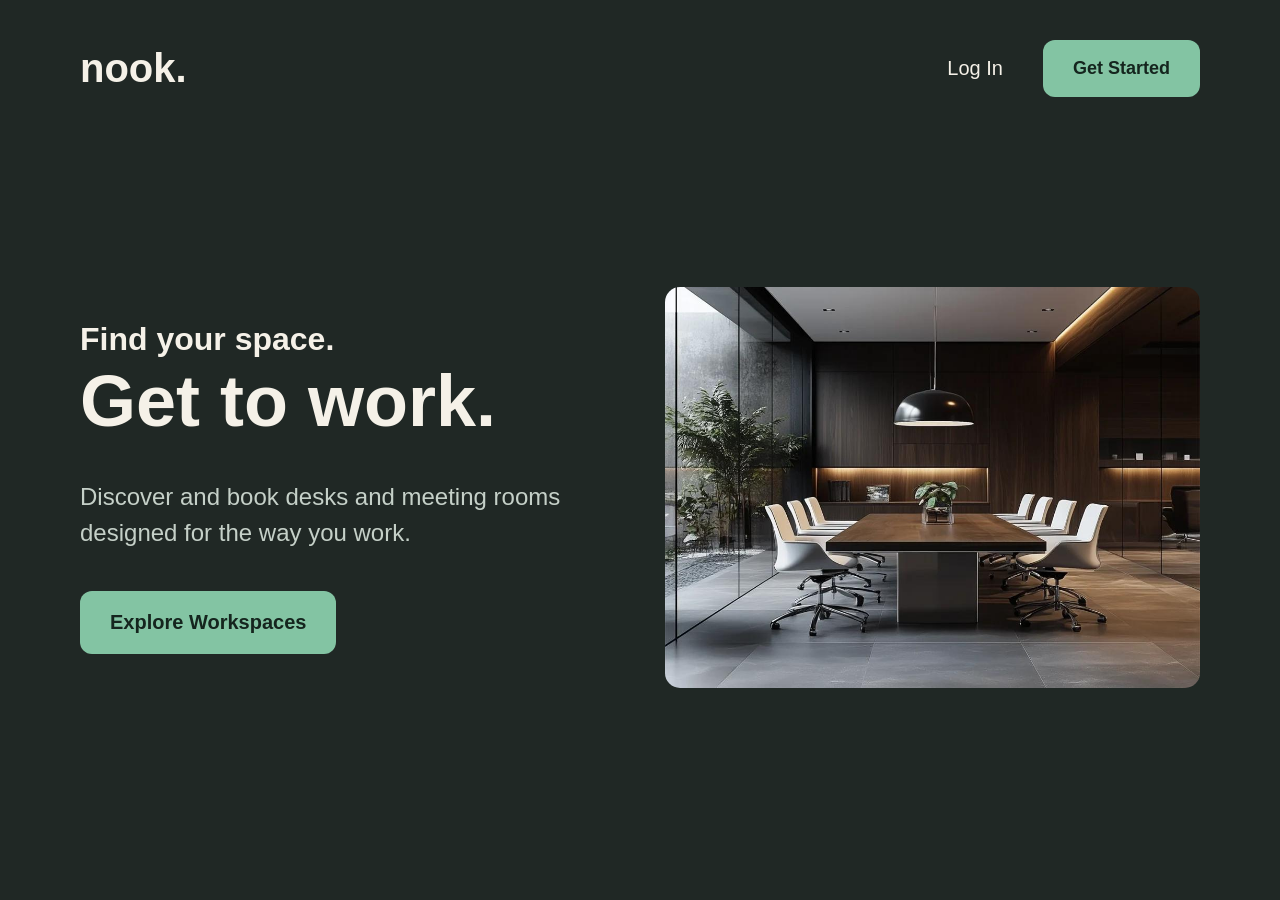
<file: frontend/index.html>
<!DOCTYPE html>
<html lang="en">

<head>
    <meta charset="UTF-8">
    <meta name="viewport" content="width=device-width, initial-scale=1.0">

    <title>Nook | Workspace Booking</title>

    <link rel="stylesheet" href="style.css">
</head>

<body>

    <header class="navbar">
    <div class="logo">nook.</div>

    <nav aria-label="Main navigation">
        <a href="#" class="login-link">Log In</a>
        <a href="#" class="nav-button">Get Started</a>
    </nav>
</header>

    <main class="hero">

    <!-- Left side: Text content -->
    <div class="hero-content">

        <h1>Find your space.</h1>

        <h2>Get to work.</h2>

        <p>
            Discover and book desks and meeting rooms
            designed for the way you work.
        </p>

        <a href="workspaces.html" class="explore-button">
            Explore Workspaces
        </a>

    </div>

    <!-- Right side: Meeting room image -->
    <div class="hero-visual">

        <img
            src="images/meeting-room.png"
            alt="Modern meeting room"
            class="hero-image"
        >

    </div>

</main>

    <script src="script.js"></script>
</body>

</html>
</file>
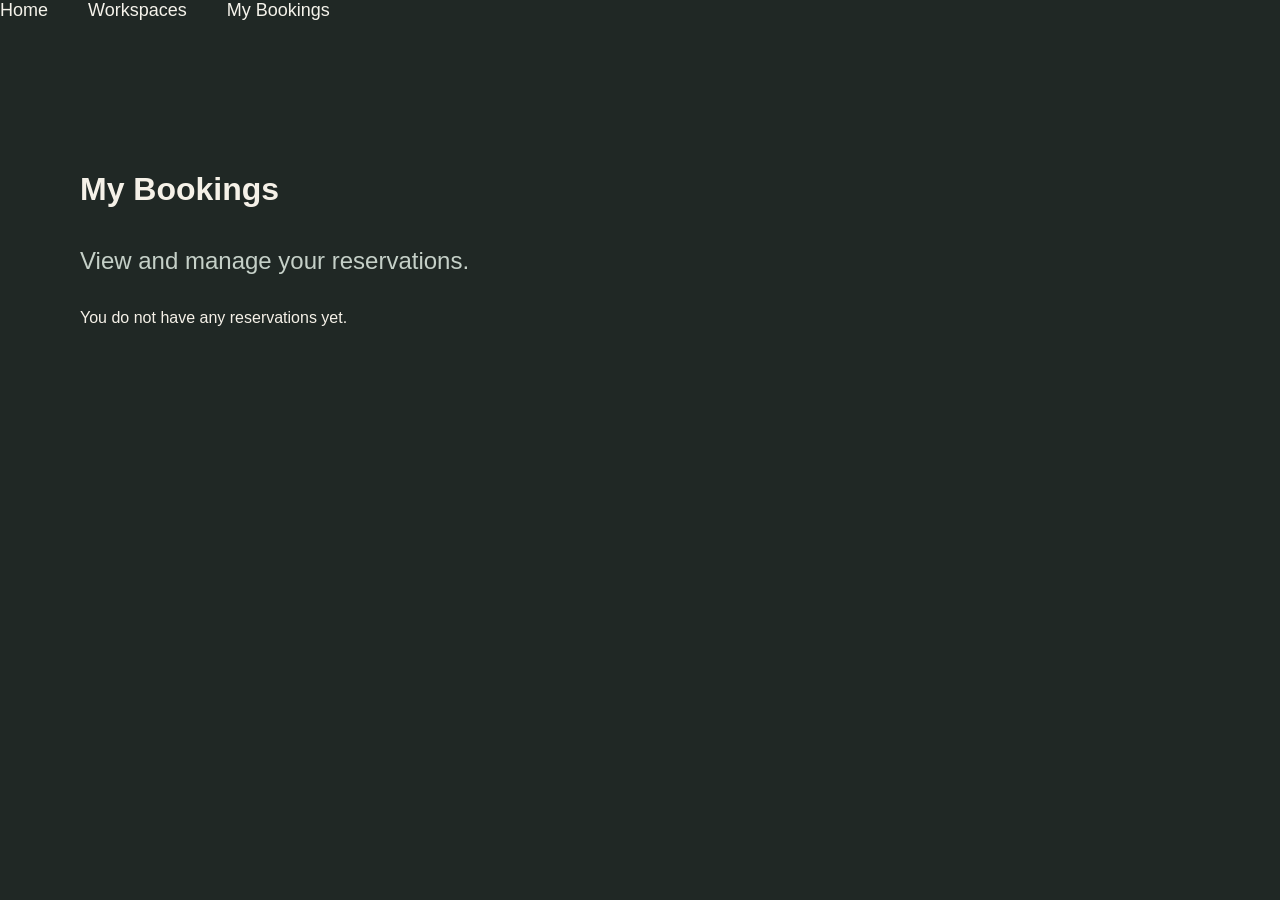
<file: frontend/bookings.html>
<!DOCTYPE html>
<html lang="en">
<head>
    <meta charset="UTF-8">
    <meta name="viewport" content="width=device-width, initial-scale=1.0">

    <title>My Bookings | Nook</title>

    <link rel="stylesheet" href="style.css">
</head>
<body>

    <nav>
        <a href="index.html">Home</a>
        <a href="workspaces.html">Workspaces</a>
        <a href="bookings.html">My Bookings</a>
    </nav>

    <main>
        <h1>My Bookings</h1>

        <p>View and manage your reservations.</p>

        <div id="bookings-container"></div>
    </main>
    <script src="bookings.js"></script>

</body>
</html>
</file>
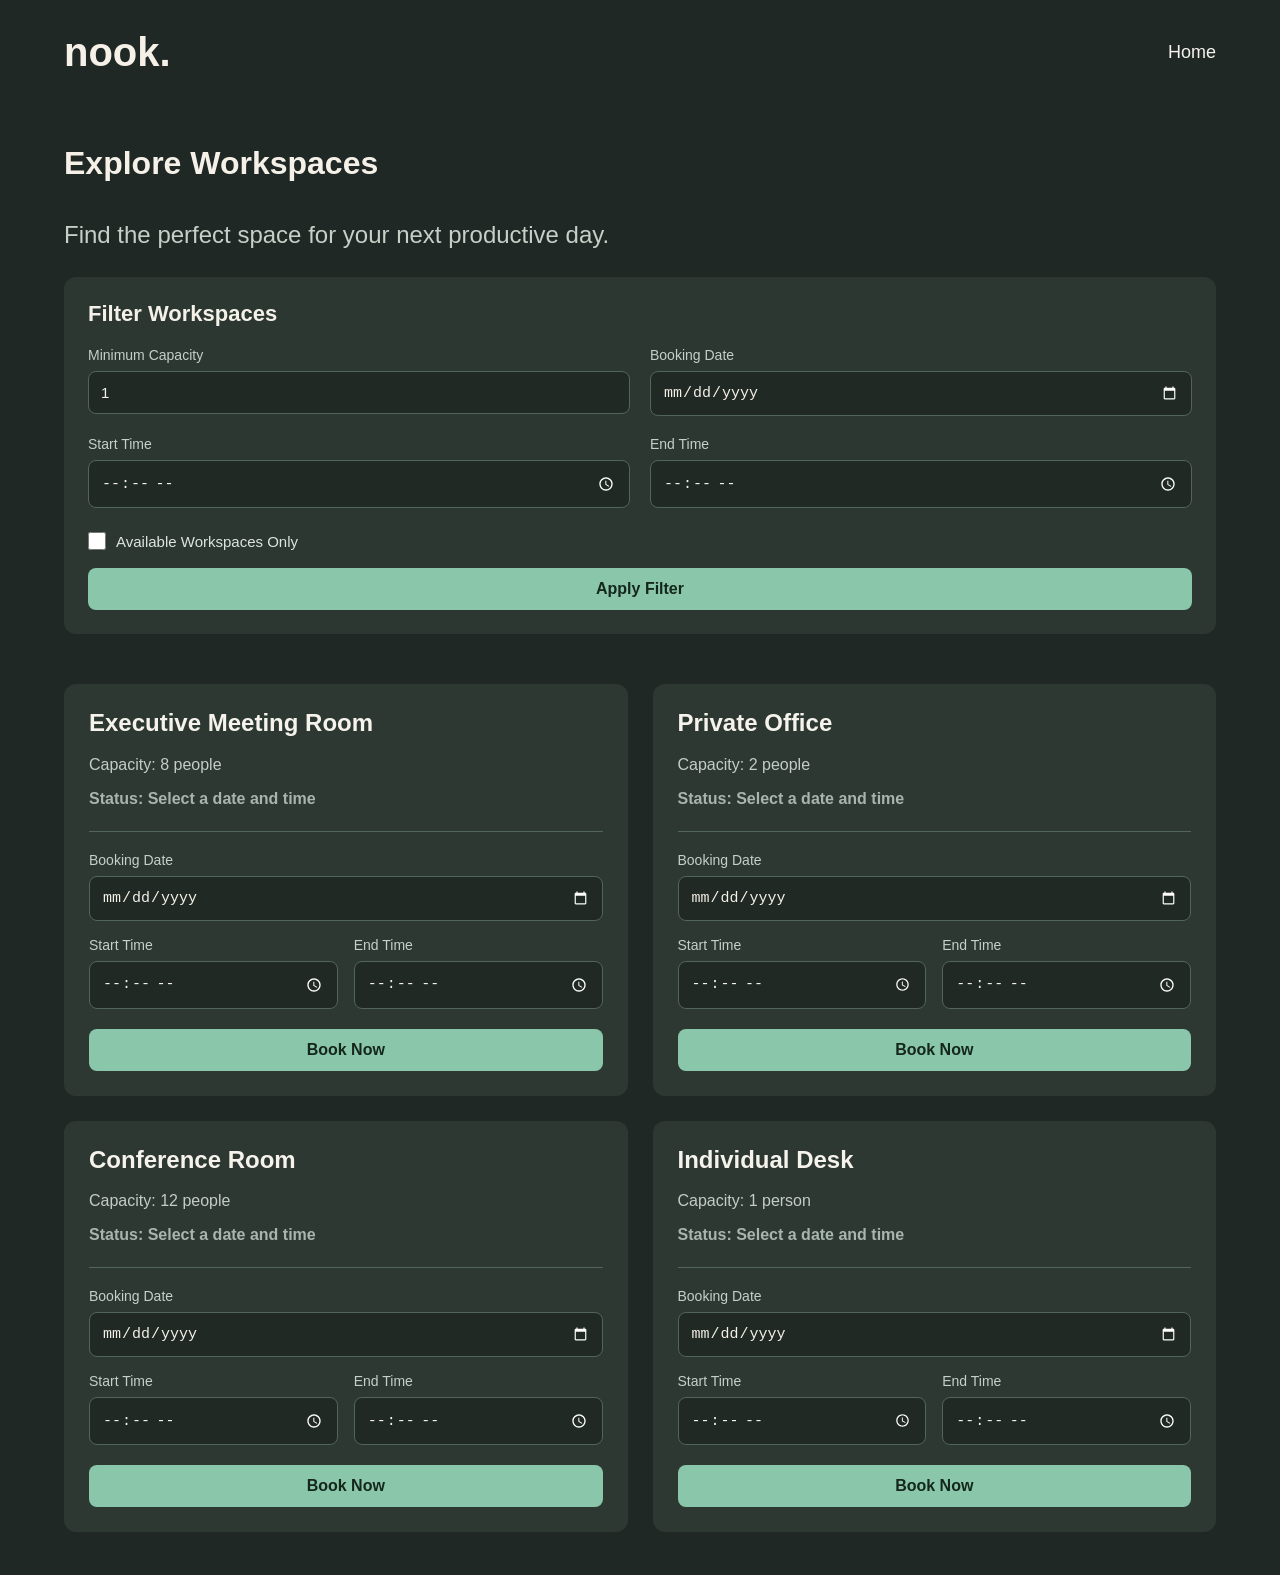
<file: frontend/workspaces.html>
<!DOCTYPE html>
<html lang="en">

<head>
    <meta charset="UTF-8">
    <meta name="viewport" content="width=device-width, initial-scale=1.0">

    <title>Explore Workspaces | Nook</title>

    <link rel="stylesheet" href="style.css">
</head>

<body>

    <!-- Navigation bar -->
    <header>
        <div class="logo">nook.</div>

        <nav>
            <a href="index.html">Home</a>
        </nav>
    </header>

    <!-- Workspace browsing section -->
    <main class="workspace-page">

        <h1>Explore Workspaces</h1>

        <p>
            Find the perfect space for your next productive day.
        </p>
            
            <!-- Filter workspaces by capacity and availability -->
        <div class="workspace-filter">

            <h2>Filter Workspaces</h2>

            <div class="filter-fields">

                <div class="filter-group">
                    <label for="capacity-filter">
                        Minimum Capacity
                    </label>
                    <input
                        type="number"
                        id="capacity-filter"
                        min="1"
                        value="1"
                    >
                </div>

                <div class="filter-group">
                    <label for="date-filter">
                        Booking Date
                    </label>
                    <input type="date" id="date-filter">
                </div>

                <div class="filter-group">
                    <label for="start-time-filter">
                        Start Time
                    </label>
                    <input type="time" id="start-time-filter">
                </div>

                <div class="filter-group">
                    <label for="end-time-filter">
                        End Time
                    </label>
                    <input type="time" id="end-time-filter">
                </div>

            </div>

            <div class="filter-actions">

                <label for="availability-filter"
                    class="availability-option">
                    <input type="checkbox" id="availability-filter">
                    Available Workspaces Only
                </label>

                <button id="filter-button">
                    Apply Filter
                </button>

            </div>

        </div>
        <!-- Workspace cards will appear here -->
        <section class="workspace-container" id="workspace-container">

        </section>

    </main>

    <script src="script.js"></script>

</body>
</html>
</file>
<file: frontend/style.css>
/* Remove the browser's default spacing */
                * {
                    margin: 0;
                    padding: 0;
                    box-sizing: border-box;
                }

                /* Main website appearance */
                body {
                    background-color: #202825;
                    color: #F5F1E8;
                    font-family: Arial, sans-serif;
                    min-height: 100vh;
                }

                /* Navigation section */
                /* Navigation bar */
                .navbar {
                    display: flex;
                    justify-content: space-between;
                    align-items: center;
                    padding: 40px 80px;
                }

                /* Logo */
                .logo {
                    font-size: 40px;
                    font-weight: bold;
                }

                /* Navigation links */
                nav {
                    display: flex;
                    align-items: center;
                    gap: 40px;
                }

                /* Login link */
                .login-link {
                    color: #F5F1E8;
                    text-decoration: none;
                    font-size: 20px;
                }

                /* Get Started button */
                .nav-button {
                    background-color: #83C4A3;
                    color: #15251E;
                    padding: 18px 30px;
                    border-radius: 12px;
                    text-decoration: none;
                    font-size: 18px;
                    font-weight: bold;
                }

                /* Main content */
                main {
                    padding: 150px 80px;
                }

                /* Headline */
                main h2 {
                    font-size: 72px;
                    font-weight: bold;
                    line-height: 1.2;
                }

                /* Second headline */
                main h2:nth-of-type(2) {
                    color: #83C4A3;
                }

                /* Supporting description */
                main p {
                    font-size: 24px;
                    color: #C5D0C8;
                    max-width: 620px;
                    line-height: 1.5;
                    margin-top: 35px;
                }
                /* Explore Workspaces button */
                .explore-button {
                    display: inline-block;
                    background-color: #83C4A3;
                    color: #15251E;

                    padding: 20px 30px;
                    margin-top: 40px;

                    border-radius: 12px;
                    text-decoration: none;

                    font-size: 20px;
                    font-weight: bold;
                }

                /* Button hover effect */
                .explore-button:hover {
                    background-color: #A5D8BC;
                }

                /* Hero image */
                .hero-image {
                    width: 450px;
                    height: 350px;

                    object-fit: cover;
                    border-radius: 15px;
                }
                /* Hero two-column layout */
                .hero {
                    display: flex;
                    align-items: center;
                    justify-content: space-between;
                    gap: 50px;
                }

                /* Left column */
                .hero-content {
                    flex: 1;
                    min-width: 0;
                }

                /* Right column */
                .hero-visual {
                    flex: 1;
                    min-width: 0;
                }

                /* Meeting room image */
                .hero-image {
                    width: 100%;
                    height: auto;
                    display: block;
                    border-radius: 15px;
                }
                /* Workspace page navigation */

                .workspace-page + footer {
                    margin-top: 40px;
                }

                /* Navigation link styling */
                nav a {
                    color: #F5F3EB;
                    text-decoration: none;
                    font-size: 18px;
                }

                nav a:hover {
                    color: #85C7A7;
                }

                /* Workspace page header */
                header {
                    display: flex;
                    justify-content: space-between;
                    align-items: center;
                    padding: 30px 5%;
                }

                /* Home navigation link */
                header a {
                    color: #F5F3EB;
                    text-decoration: none;
                    font-size: 18px;
                }

                header a:hover {
                    color: #85C7A7;
                }

                /* Workspace cards container */
                .workspace-container {
                    display: grid;
                    grid-template-columns: repeat(2, 1fr);
                    gap: 25px;
                    margin-top: 50px;
                }

                /* Individual workspace card */
                .workspace-card {
                    background-color: #2D3833;
                    padding: 25px;
                    border-radius: 12px;
                }

                /* Workspace card headings */
                .workspace-card h2 {
                    font-size: 24px;
                    margin-bottom: 15px;
                    color: #F5F3EB;
                }

                /* Workspace card descriptions */
                .workspace-card p {
                    font-size: 16px;
                    margin: 10px 0;
                    color: #C4CDC7;
                }

                /* Responsive layout */
                @media (max-width: 768px) {
                    .workspace-container {
                        grid-template-columns: 1fr;
                    }
                }

                /* Workspace booking buttons */
                .book-button {
                    background-color: #84C5A7;
                    color: #15251E;
                    border: none;
                    padding: 12px 20px;
                    border-radius: 8px;
                    font-size: 16px;
                    font-weight: bold;
                    cursor: pointer;
                    margin-top: 15px;
                }

                /* Hover effect */
                .book-button:hover:not(:disabled) {
                    background-color: #A3D8BF;
                }

                /* Disabled booking button */
                .book-button:disabled {
                    background-color: #777777;
                    color: #CCCCCC;
                    cursor: not-allowed;
                }
                /* My Bookings layout */
                #bookings-container {
                    display: grid;
                    grid-template-columns: repeat(2, minmax(0, 1fr));
                    gap: 24px;
                    margin-top: 30px;
                }

                /* Responsive layout for smaller screens */
                @media (max-width: 768px) {
                    #bookings-container {
                        grid-template-columns: 1fr;
                    }
                }
                /* Cancellation button */
                .cancel-button {
                    background-color: transparent;
                    color: #e8a09a;
                    border: 1px solid #e8a09a;
                    padding: 10px 20px;
                    border-radius: 8px;
                    font-size: 14px;
                    font-weight: 600;
                    cursor: pointer;
                    margin-top: 10px;
                    transition: all 0.2s ease;
                }

                /* Hover effect */
                .cancel-button:hover:not(:disabled) {
                    background-color: #e8a09a;
                    color: #202925;
                }

                /* Disabled cancellation button */
                .cancel-button:disabled {
                    color: #85938a;
                    border-color: #526057;
                    cursor: not-allowed;
                    opacity: 0.6;
                }
                /* Booking status styling */
                .booking-status {
                    font-weight: 600;
                }

                .booking-status.upcoming {
                    color: #9ed8b2;
                }

                .booking-status.in-progress {
                    color: #efc478;
                }

                .booking-status.completed {
                    color: #a9b5ae;
                }
                /* Workspace availability status */

                .workspace-status {
                    font-weight: 600;
                }

                .workspace-status.available {
                    color: #9bd8b5;
                }

                .workspace-status.unavailable {
                    color: #f2a29a;
                }

                .workspace-status.invalid {
                    color: #ebc77e;
                }

                .workspace-status.neutral {
                    color: #a8b5ad;
                }
                /* Workspace filter section */
                .workspace-filter {
                    background-color: #2c3731;
                    padding: 24px;
                    border-radius: 12px;
                    margin-top: 24px;
                    margin-bottom: 32px;
                }

                .workspace-filter h2 {
                    font-size: 22px;
                    margin: 0 0 20px;
                    color: #f4f1e8;
                }
                /* Filter input layout */
                .filter-fields {
                    display: grid;
                    grid-template-columns: repeat(2, minmax(0, 1fr));
                    gap: 20px;
                }

                .filter-group {
                    display: flex;
                    flex-direction: column;
                    gap: 8px;
                }

                .filter-group label {
                    font-size: 14px;
                    font-weight: 500;
                    color: #c4d0c8;
                }

                .filter-group input {
                    width: 100%;
                    min-width: 0;
                    box-sizing: border-box;
                    padding: 12px;
                    border: 1px solid #52655a;
                    border-radius: 8px;
                    background-color: #202923;
                    color: #f4f1e8;
                    font-size: 15px;
                    color-scheme: dark;
                }

                .filter-group input:focus {
                    outline: 2px solid #8ac7aa;
                    outline-offset: 2px;
                }
                /* Filter actions */
                .filter-actions {
                    display: flex;
                    flex-direction: column;
                    gap: 18px;
                    margin-top: 24px;
                }

                .availability-option {
                    display: flex;
                    align-items: center;
                    gap: 10px;
                    color: #dce5df;
                    font-size: 15px;
                    cursor: pointer;
                }

                .availability-option input {
                    width: 18px;
                    height: 18px;
                    accent-color: #8ac7aa;
                }

                #filter-button {
                    background-color: #8ac7aa;
                    color: #15271d;
                    border: none;
                    border-radius: 8px;
                    padding: 12px 24px;
                    font-size: 16px;
                    font-weight: 600;
                    cursor: pointer;
                    transition: background-color 0.2s;
                }

                #filter-button:hover {
                    background-color: #a5d8be;
                }
                /* Responsive workspace filter */
                @media (max-width: 600px) {
                    .filter-fields {
                        grid-template-columns: 1fr;
                    }

                    .workspace-filter {
                        padding: 18px;
                    }
                }
                /* Workspace booking fields */
.booking-fields {
    display: grid;
    grid-template-columns: repeat(2, minmax(0, 1fr));
    gap: 16px;
    margin-top: 20px;
    padding-top: 20px;
    border-top: 1px solid #52655a;
}

.booking-date-group {
    grid-column: 1 / -1;
}

.booking-group {
    display: flex;
    flex-direction: column;
    gap: 8px;
}

.booking-group label {
    font-size: 14px;
    font-weight: 500;
    color: #c4d0c8;
}
/* Booking input appearance */
.booking-group input {
    width: 100%;
    min-width: 0;
    box-sizing: border-box;
    padding: 12px;
    border: 1px solid #52655a;
    border-radius: 8px;
    background-color: #202923;
    color: #f4f1e8;
    font-size: 15px;
    color-scheme: dark;
}

.booking-group input:focus {
    outline: 2px solid #8ac7aa;
    outline-offset: 2px;
}
/* Workspace booking button */
.workspace-card .book-button {
    width: 100%;
    margin-top: 20px;
    padding: 12px 24px;
    border: none;
    border-radius: 8px;
    background-color: #8ac7aa;
    color: #15271d;
    font-size: 16px;
    font-weight: 600;
    cursor: pointer;
    transition: background-color 0.2s;
}

.workspace-card .book-button:hover {
    background-color: #a5d8be;
}
/* Responsive booking fields */
@media (max-width: 600px) {
    .booking-fields {
        grid-template-columns: 1fr;
    }
}
/* Workspace page spacing */
.workspace-page {
    padding: 40px 5%;
}

/* Mobile workspace page spacing */
@media (max-width: 768px) {
    .workspace-page {
        padding: 24px 20px;
    }
}
</file>
